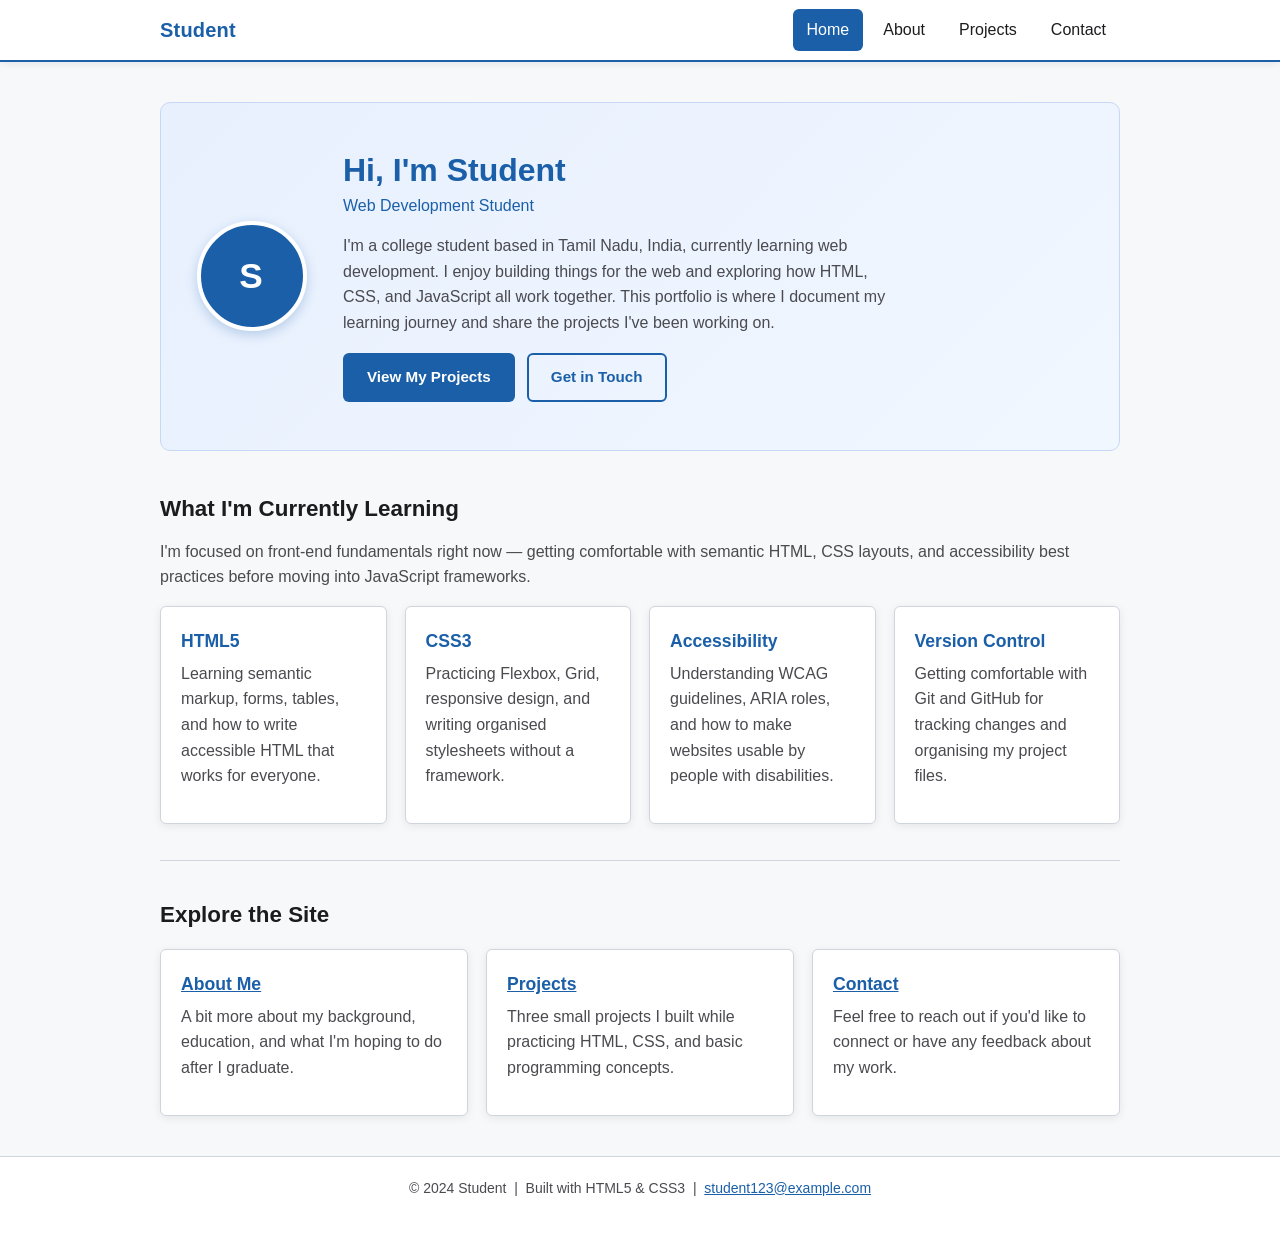
<file: index.html>
<!DOCTYPE html>
<html lang="en">
<head>
  <meta charset="UTF-8" />
  <!-- Viewport meta tag: required for responsive design on mobile devices -->
  <meta name="viewport" content="width=device-width, initial-scale=1.0" />

  <!-- Unique title for this page (important for SEO) -->
  <title>Student | Web Development Portfolio</title>

  <!-- Meta description: shown by search engines in results -->
  <meta name="description" content="Welcome to Student's web development portfolio. A college student learning HTML, CSS, and web technologies. View my projects and get in touch." />

  <!-- Meta keywords: secondary SEO signal -->
  <meta name="keywords" content="web development student, HTML CSS portfolio, beginner web developer, Tamil Nadu" />

  <!-- Helps search engines and social media understand the page author -->
  <meta name="author" content="Student" />

  <!-- External stylesheet (single CSS file for the whole site) -->
  <link rel="stylesheet" href="style.css" />
</head>
<body>

  <!--
    ACCESSIBILITY: Skip-to-content link
    Hidden visually, but the first focusable element on the page.
    Keyboard users can press Tab and then Enter to jump past the
    navigation directly to the main content.
  -->
  <a href="#main-content" class="skip-link">Skip to main content</a>

  <!-- ── HEADER ─────────────────────────────────────────────── -->
  <header>
    <div class="header-inner">
      <!-- Logo / site name: links back to home -->
      <a href="index.html" class="site-title" aria-label="Student – Home">Student</a>

      <!--
        SEMANTIC: <nav> with aria-label tells screen readers
        this is the main site navigation (not just any list).
      -->
      <nav aria-label="Main navigation">
        <ul role="list">
          <li><a href="index.html" class="active" aria-current="page">Home</a></li>
          <li><a href="about.html">About</a></li>
          <li><a href="projects.html">Projects</a></li>
          <li><a href="contact.html">Contact</a></li>
        </ul>
      </nav>
    </div>
  </header>

  <!-- ── MAIN CONTENT ───────────────────────────────────────── -->
  <!--
    SEMANTIC: <main> wraps the primary content of the page.
    The id="main-content" is the target for the skip-to-content link.
  -->
  <main id="main-content">

    <!-- ── Hero / Introduction Section ─────────────────────── -->
    <section aria-labelledby="hero-heading">
      <div class="hero">
        <!--
          aria-hidden="true": This circle with initials is decorative.
          Screen readers don't need to announce it because the text
          below already introduces the person.
        -->
        <div class="avatar" aria-hidden="true">S</div>

        <div class="hero-text">
          <h1 id="hero-heading">Hi, I'm Student</h1>
          <p class="hero-role">Web Development Student</p>
          <p class="hero-intro">
            I'm a college student based in Tamil Nadu, India, currently learning
            web development. I enjoy building things for the web and exploring
            how HTML, CSS, and JavaScript all work together. This portfolio is
            where I document my learning journey and share the projects I've
            been working on.
          </p>
          <div class="btn-group">
            <a href="projects.html" class="btn btn-primary">View My Projects</a>
            <a href="contact.html" class="btn btn-outline">Get in Touch</a>
          </div>
        </div>
      </div>
    </section>

    <!-- ── What I'm Learning Section ────────────────────────── -->
    <section aria-labelledby="skills-heading">
      <h2 id="skills-heading">What I'm Currently Learning</h2>
      <p>
        I'm focused on front-end fundamentals right now — getting comfortable
        with semantic HTML, CSS layouts, and accessibility best practices before
        moving into JavaScript frameworks.
      </p>

      <!--
        SEMANTIC: Using article inside section for each self-contained
        skill card, since each could theoretically stand on its own.
      -->
      <div class="card-grid">
        <article class="card">
          <h3>HTML5</h3>
          <p>Learning semantic markup, forms, tables, and how to write
             accessible HTML that works for everyone.</p>
        </article>

        <article class="card">
          <h3>CSS3</h3>
          <p>Practicing Flexbox, Grid, responsive design, and writing
             organised stylesheets without a framework.</p>
        </article>

        <article class="card">
          <h3>Accessibility</h3>
          <p>Understanding WCAG guidelines, ARIA roles, and how to make
             websites usable by people with disabilities.</p>
        </article>

        <article class="card">
          <h3>Version Control</h3>
          <p>Getting comfortable with Git and GitHub for tracking changes
             and organising my project files.</p>
        </article>
      </div>
    </section>

    <hr class="section-divider" />

    <!-- ── Quick Links Section ──────────────────────────────── -->
    <section aria-labelledby="links-heading">
      <h2 id="links-heading">Explore the Site</h2>
      <div class="card-grid">
        <article class="card">
          <h3><a href="about.html">About Me</a></h3>
          <p>A bit more about my background, education, and what I'm
             hoping to do after I graduate.</p>
        </article>

        <article class="card">
          <h3><a href="projects.html">Projects</a></h3>
          <p>Three small projects I built while practicing HTML, CSS,
             and basic programming concepts.</p>
        </article>

        <article class="card">
          <h3><a href="contact.html">Contact</a></h3>
          <p>Feel free to reach out if you'd like to connect or have
             any feedback about my work.</p>
        </article>
      </div>
    </section>

  </main>

  <!-- ── FOOTER ─────────────────────────────────────────────── -->
  <!--
    SEMANTIC: <footer> provides supplementary information
    such as copyright and contact links.
  -->
  <footer>
    <p>
      &copy; 2024 Student &nbsp;|&nbsp;
      Built with HTML5 &amp; CSS3 &nbsp;|&nbsp;
      <a href="mailto:student123@example.com">student123@example.com</a>
    </p>
  </footer>

</body>
</html>
</file>
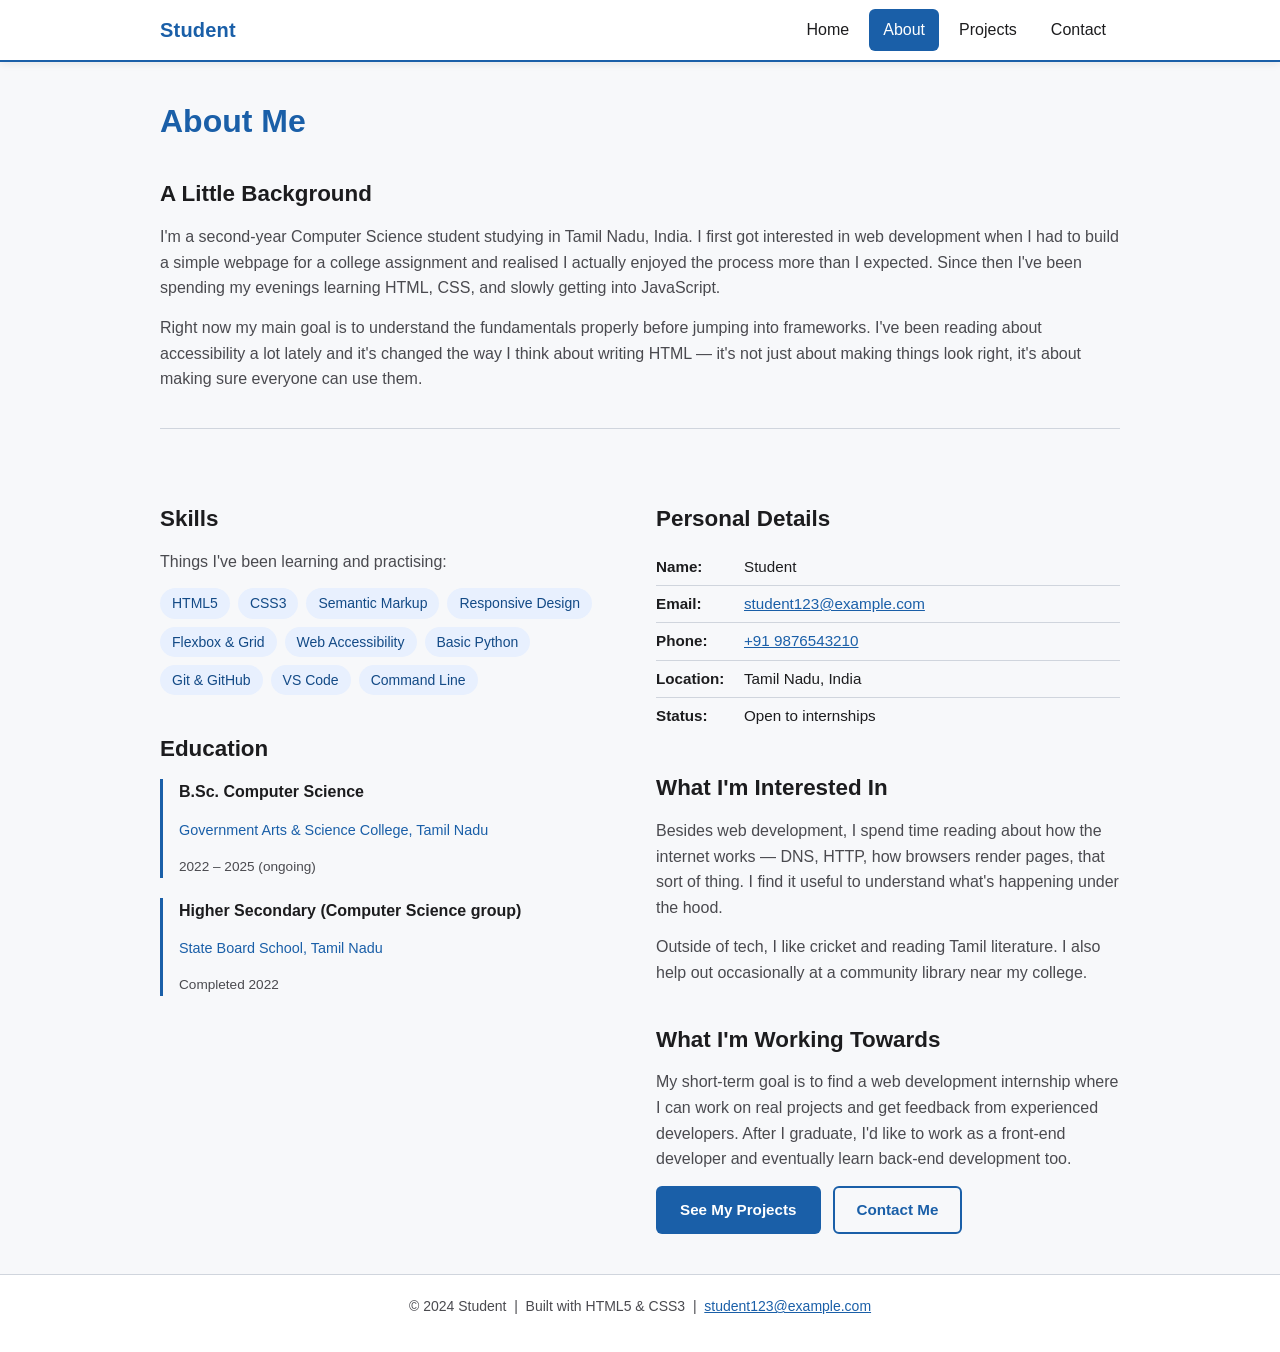
<file: about.html>
<!DOCTYPE html>
<html lang="en">
<head>
  <meta charset="UTF-8" />
  <meta name="viewport" content="width=device-width, initial-scale=1.0" />

  <!-- Unique page title for SEO -->
  <title>About Me | Student Portfolio</title>

  <meta name="description" content="Learn more about Student, a web development student from Tamil Nadu, India. Discover my education, skills, and interests in front-end web development." />
  <meta name="keywords" content="about student developer, web development learner, Tamil Nadu student, front-end beginner" />
  <meta name="author" content="Student" />

  <link rel="stylesheet" href="style.css" />
</head>
<body>

  <!-- ACCESSIBILITY: Skip to main content for keyboard users -->
  <a href="#main-content" class="skip-link">Skip to main content</a>

  <!-- ── HEADER ─────────────────────────────────────────────── -->
  <header>
    <div class="header-inner">
      <a href="index.html" class="site-title" aria-label="Student – Home">Student</a>

      <nav aria-label="Main navigation">
        <ul role="list">
          <li><a href="index.html">Home</a></li>
          <li><a href="about.html" class="active" aria-current="page">About</a></li>
          <li><a href="projects.html">Projects</a></li>
          <li><a href="contact.html">Contact</a></li>
        </ul>
      </nav>
    </div>
  </header>

  <!-- ── MAIN CONTENT ───────────────────────────────────────── -->
  <main id="main-content">

    <!-- Page heading — only one h1 per page -->
    <h1>About Me</h1>

    <!-- ── Introduction ─────────────────────────────────────── -->
    <section aria-labelledby="intro-heading">
      <h2 id="intro-heading">A Little Background</h2>
      <p>
        I'm a second-year Computer Science student studying in Tamil Nadu, India.
        I first got interested in web development when I had to build a simple
        webpage for a college assignment and realised I actually enjoyed the process
        more than I expected. Since then I've been spending my evenings learning
        HTML, CSS, and slowly getting into JavaScript.
      </p>
      <p>
        Right now my main goal is to understand the fundamentals properly before
        jumping into frameworks. I've been reading about accessibility a lot lately
        and it's changed the way I think about writing HTML — it's not just about
        making things look right, it's about making sure everyone can use them.
      </p>
    </section>

    <hr class="section-divider" />

    <!-- ── Two-column layout: Skills + Personal Info ─────────── -->
    <div class="about-grid">

      <!-- Left column: Skills and Education -->
      <div>
        <!-- ── Technical Skills ──────────────────────────────── -->
        <section aria-labelledby="skills-heading">
          <h2 id="skills-heading">Skills</h2>
          <p>Things I've been learning and practising:</p>
          <!--
            ACCESSIBILITY: This is a plain unordered list of skills.
            Using a real <ul> instead of divs makes it easier for
            screen readers to announce it as a list.
          -->
          <ul class="skills-list" aria-label="List of technical skills">
            <li>HTML5</li>
            <li>CSS3</li>
            <li>Semantic Markup</li>
            <li>Responsive Design</li>
            <li>Flexbox &amp; Grid</li>
            <li>Web Accessibility</li>
            <li>Basic Python</li>
            <li>Git &amp; GitHub</li>
            <li>VS Code</li>
            <li>Command Line</li>
          </ul>
        </section>

        <!-- ── Education ─────────────────────────────────────── -->
        <section aria-labelledby="edu-heading">
          <h2 id="edu-heading">Education</h2>

          <div class="edu-item">
            <p class="degree">B.Sc. Computer Science</p>
            <p class="school">Government Arts &amp; Science College, Tamil Nadu</p>
            <p class="year">2022 – 2025 (ongoing)</p>
          </div>

          <div class="edu-item">
            <p class="degree">Higher Secondary (Computer Science group)</p>
            <p class="school">State Board School, Tamil Nadu</p>
            <p class="year">Completed 2022</p>
          </div>
        </section>
      </div>

      <!-- Right column: Personal Info + Interests -->
      <div>
        <!-- ── Personal Details ──────────────────────────────── -->
        <section aria-labelledby="details-heading">
          <h2 id="details-heading">Personal Details</h2>
          <!--
            ACCESSIBILITY: Using <dl> (description list) would also work
            here, but a <ul> with clear label/value pairs is perfectly
            readable and works well visually.
          -->
          <ul class="contact-info-list" aria-label="Personal contact information">
            <li>
              <span class="info-label">Name:</span>
              <span>Student</span>
            </li>
            <li>
              <span class="info-label">Email:</span>
              <!-- Using mailto: so keyboard/screen-reader users can activate it -->
              <a href="mailto:student123@example.com">student123@example.com</a>
            </li>
            <li>
              <span class="info-label">Phone:</span>
              <!-- tel: link works on mobile devices -->
              <a href="tel:+919876543210">+91 9876543210</a>
            </li>
            <li>
              <span class="info-label">Location:</span>
              <span>Tamil Nadu, India</span>
            </li>
            <li>
              <span class="info-label">Status:</span>
              <span>Open to internships</span>
            </li>
          </ul>
        </section>

        <!-- ── Interests ─────────────────────────────────────── -->
        <section aria-labelledby="interests-heading">
          <h2 id="interests-heading">What I'm Interested In</h2>
          <p>
            Besides web development, I spend time reading about how the internet
            works — DNS, HTTP, how browsers render pages, that sort of thing.
            I find it useful to understand what's happening under the hood.
          </p>
          <p>
            Outside of tech, I like cricket and reading Tamil literature. I also
            help out occasionally at a community library near my college.
          </p>
        </section>

        <!-- ── Goals ─────────────────────────────────────────── -->
        <section aria-labelledby="goals-heading">
          <h2 id="goals-heading">What I'm Working Towards</h2>
          <p>
            My short-term goal is to find a web development internship where I can
            work on real projects and get feedback from experienced developers.
            After I graduate, I'd like to work as a front-end developer and
            eventually learn back-end development too.
          </p>
          <div class="btn-group mt-sm">
            <a href="projects.html" class="btn btn-primary">See My Projects</a>
            <a href="contact.html" class="btn btn-outline">Contact Me</a>
          </div>
        </section>
      </div>

    </div><!-- end .about-grid -->

  </main>

  <!-- ── FOOTER ─────────────────────────────────────────────── -->
  <footer>
    <p>
      &copy; 2024 Student &nbsp;|&nbsp;
      Built with HTML5 &amp; CSS3 &nbsp;|&nbsp;
      <a href="mailto:student123@example.com">student123@example.com</a>
    </p>
  </footer>

</body>
</html>
</file>
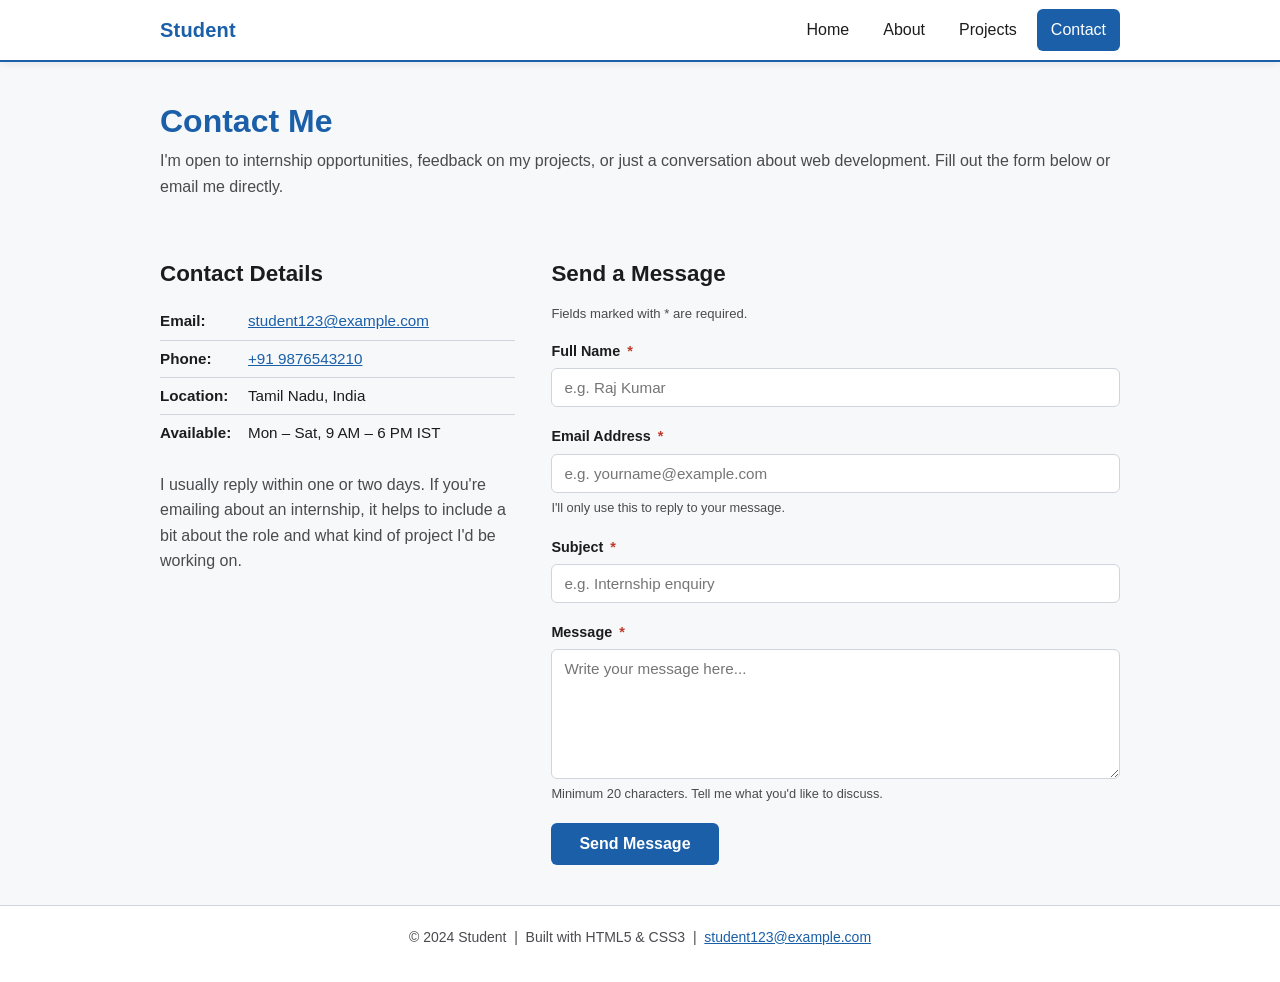
<file: contact.html>
<!DOCTYPE html>
<html lang="en">
<head>
  <meta charset="UTF-8" />
  <meta name="viewport" content="width=device-width, initial-scale=1.0" />

  <!-- Unique page title -->
  <title>Contact | Student Portfolio</title>

  <meta name="description" content="Get in touch with Student, a web development student from Tamil Nadu, India. Send a message using the accessible contact form or reach out by email." />
  <meta name="keywords" content="contact student developer, web development student contact, Tamil Nadu web developer, hire student intern" />
  <meta name="author" content="Student" />

  <link rel="stylesheet" href="style.css" />
</head>
<body>

  <!-- ACCESSIBILITY: Skip to main content -->
  <a href="#main-content" class="skip-link">Skip to main content</a>

  <!-- ── HEADER ─────────────────────────────────────────────── -->
  <header>
    <div class="header-inner">
      <a href="index.html" class="site-title" aria-label="Student – Home">Student</a>

      <nav aria-label="Main navigation">
        <ul role="list">
          <li><a href="index.html">Home</a></li>
          <li><a href="about.html">About</a></li>
          <li><a href="projects.html">Projects</a></li>
          <li><a href="contact.html" class="active" aria-current="page">Contact</a></li>
        </ul>
      </nav>
    </div>
  </header>

  <!-- ── MAIN CONTENT ───────────────────────────────────────── -->
  <main id="main-content">

    <h1>Contact Me</h1>
    <p class="text-muted">
      I'm open to internship opportunities, feedback on my projects, or just a
      conversation about web development. Fill out the form below or email me
      directly.
    </p>

    <div class="contact-layout">

      <!-- ── Left Column: Contact Details ───────────────────── -->
      <section aria-labelledby="info-heading">
        <h2 id="info-heading">Contact Details</h2>

        <ul class="contact-info-list" aria-label="Contact information">
          <li>
            <span class="info-label">Email:</span>
            <a href="mailto:student123@example.com">student123@example.com</a>
          </li>
          <li>
            <span class="info-label">Phone:</span>
            <a href="tel:+919876543210">+91 9876543210</a>
          </li>
          <li>
            <span class="info-label">Location:</span>
            <span>Tamil Nadu, India</span>
          </li>
          <li>
            <span class="info-label">Available:</span>
            <span>Mon – Sat, 9 AM – 6 PM IST</span>
          </li>
        </ul>

        <p class="mt-md">
          I usually reply within one or two days. If you're emailing about an
          internship, it helps to include a bit about the role and what kind of
          project I'd be working on.
        </p>
      </section>

      <!-- ── Right Column: Contact Form ─────────────────────── -->
      <section aria-labelledby="form-heading">
        <h2 id="form-heading">Send a Message</h2>

        <!--
          ACCESSIBILITY: Contact Form Best Practices
          ───────────────────────────────────────────
          1. Every input has a <label> linked via the "for" attribute
             matching the input's "id". This means clicking the label
             also focuses the input, which helps people with motor
             difficulties.

          2. Required fields use both aria-required="true" (for screen
             readers) and the HTML "required" attribute (for browser
             validation). The asterisk (*) is explained in the note
             below the heading.

          3. Placeholder text provides example input but does NOT replace
             labels. Placeholders disappear when typing starts, which is
             why labels are always kept visible.

          4. The form has a novalidate attribute removed — we rely on
             browser built-in validation for simplicity, combined with
             ARIA for screen reader feedback.
        -->

        <!-- Note explaining what the asterisk means -->
        <p class="form-note" id="required-note">
          Fields marked with <span aria-hidden="true">*</span>
          <span class="visually-hidden">an asterisk</span> are required.
        </p>

        <!--
          aria-describedby="required-note" connects the form to the
          note above so screen readers announce it when the form gets focus.
        -->
        <form
          action="#"
          method="post"
          aria-describedby="required-note"
          novalidate
        >

          <!-- ── Name Field ──────────────────────────────────── -->
          <div class="form-group">
            <!--
              "for" attribute must exactly match the input's "id".
              This creates the accessible label association.
            -->
            <label for="name">
              Full Name <span class="required-mark" aria-hidden="true">*</span>
            </label>
            <input
              type="text"
              id="name"
              name="name"
              placeholder="e.g. Raj Kumar"
              required
              aria-required="true"
              autocomplete="name"
            />
          </div>

          <!-- ── Email Field ─────────────────────────────────── -->
          <div class="form-group">
            <label for="email">
              Email Address <span class="required-mark" aria-hidden="true">*</span>
            </label>
            <input
              type="email"
              id="email"
              name="email"
              placeholder="e.g. yourname@example.com"
              required
              aria-required="true"
              autocomplete="email"
              aria-describedby="email-hint"
            />
            <!--
              aria-describedby on the input links to this hint text,
              so screen readers read the hint after the label.
            -->
            <span class="field-hint" id="email-hint">
              I'll only use this to reply to your message.
            </span>
          </div>

          <!-- ── Subject Field ───────────────────────────────── -->
          <div class="form-group">
            <label for="subject">
              Subject <span class="required-mark" aria-hidden="true">*</span>
            </label>
            <input
              type="text"
              id="subject"
              name="subject"
              placeholder="e.g. Internship enquiry"
              required
              aria-required="true"
            />
          </div>

          <!-- ── Message Field ───────────────────────────────── -->
          <div class="form-group">
            <label for="message">
              Message <span class="required-mark" aria-hidden="true">*</span>
            </label>
            <textarea
              id="message"
              name="message"
              placeholder="Write your message here..."
              required
              aria-required="true"
              aria-describedby="message-hint"
            ></textarea>
            <span class="field-hint" id="message-hint">
              Minimum 20 characters. Tell me what you'd like to discuss.
            </span>
          </div>

          <!--
            ACCESSIBILITY: The submit button uses type="submit" so it
            works correctly when the user presses Enter inside the form.
            The text "Send Message" is descriptive — not just "Submit".
          -->
          <button type="submit" class="submit-btn">Send Message</button>

        </form>
      </section>

    </div><!-- end .contact-layout -->

  </main>

  <!-- ── FOOTER ─────────────────────────────────────────────── -->
  <footer>
    <p>
      &copy; 2024 Student &nbsp;|&nbsp;
      Built with HTML5 &amp; CSS3 &nbsp;|&nbsp;
      <a href="mailto:student123@example.com">student123@example.com</a>
    </p>
  </footer>

</body>
</html>
</file>
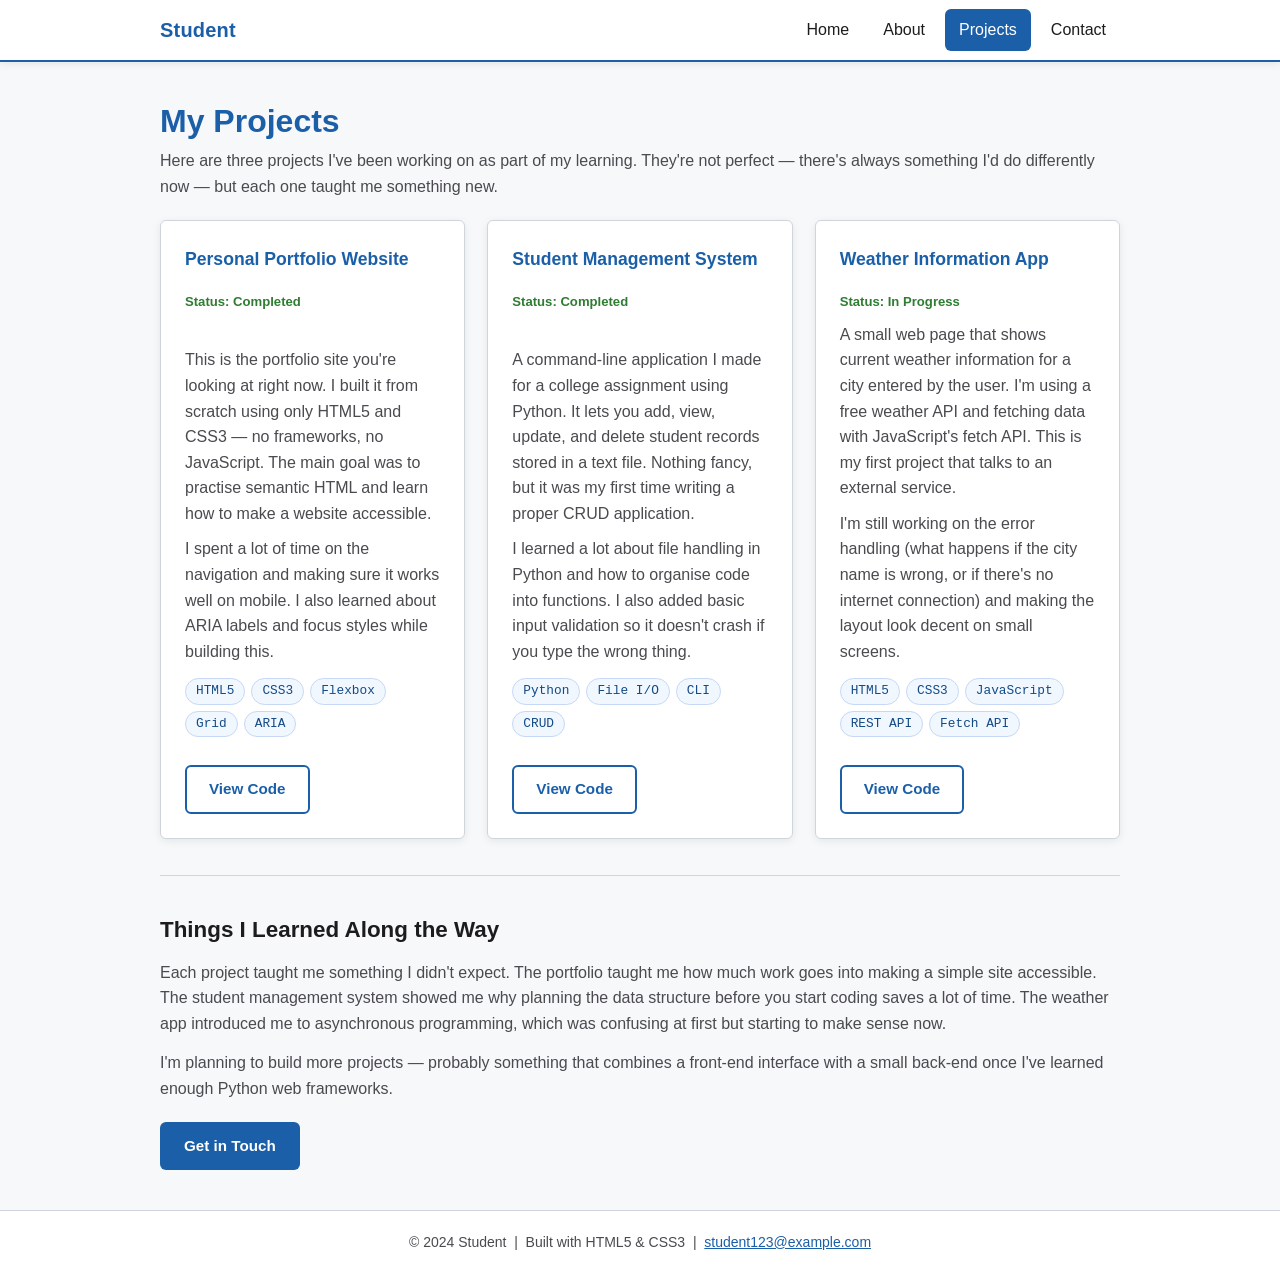
<file: projects.html>
<!DOCTYPE html>
<html lang="en">
<head>
  <meta charset="UTF-8" />
  <meta name="viewport" content="width=device-width, initial-scale=1.0" />

  <!-- Unique page title -->
  <title>Projects | Student Portfolio</title>

  <meta name="description" content="Browse Student's web development projects including a personal portfolio, student management system, and weather information app built with HTML, CSS, and Python." />
  <meta name="keywords" content="student projects, HTML CSS projects, beginner web projects, portfolio website, student management system, weather app" />
  <meta name="author" content="Student" />

  <link rel="stylesheet" href="style.css" />
</head>
<body>

  <!-- ACCESSIBILITY: Skip to main content -->
  <a href="#main-content" class="skip-link">Skip to main content</a>

  <!-- ── HEADER ─────────────────────────────────────────────── -->
  <header>
    <div class="header-inner">
      <a href="index.html" class="site-title" aria-label="Student – Home">Student</a>

      <nav aria-label="Main navigation">
        <ul role="list">
          <li><a href="index.html">Home</a></li>
          <li><a href="about.html">About</a></li>
          <li><a href="projects.html" class="active" aria-current="page">Projects</a></li>
          <li><a href="contact.html">Contact</a></li>
        </ul>
      </nav>
    </div>
  </header>

  <!-- ── MAIN CONTENT ───────────────────────────────────────── -->
  <main id="main-content">

    <h1>My Projects</h1>
    <p class="text-muted">
      Here are three projects I've been working on as part of my learning.
      They're not perfect — there's always something I'd do differently now —
      but each one taught me something new.
    </p>

    <!-- ── Projects Section ─────────────────────────────────── -->
    <!--
      SEMANTIC: <section> groups the projects conceptually.
      Each individual project uses <article> because each one is a
      self-contained piece of content that makes sense on its own.
    -->
    <section aria-labelledby="projects-heading">
      <h2 id="projects-heading" class="visually-hidden">Project list</h2>

      <div class="projects-grid">

        <!-- ── Project 1: Personal Portfolio Website ────────── -->
        <article class="project-card" aria-labelledby="proj1-heading">
          <h3 id="proj1-heading">Personal Portfolio Website</h3>

          <p class="project-status">Status: Completed</p>

          <p>
            This is the portfolio site you're looking at right now. I built it
            from scratch using only HTML5 and CSS3 — no frameworks, no
            JavaScript. The main goal was to practise semantic HTML and learn
            how to make a website accessible.
          </p>

          <p>
            I spent a lot of time on the navigation and making sure it works
            well on mobile. I also learned about ARIA labels and focus styles
            while building this.
          </p>

          <!--
            ACCESSIBILITY: Tag lists are wrapped in <ul> for proper
            list semantics. aria-label tells screen readers what
            the list represents.
          -->
          <ul class="tag-list" aria-label="Technologies used">
            <li>HTML5</li>
            <li>CSS3</li>
            <li>Flexbox</li>
            <li>Grid</li>
            <li>ARIA</li>
          </ul>

          <div class="btn-group">
            <!--
              aria-label gives screen readers context about which
              project's code is being linked, since "View Code" alone
              is ambiguous when there are multiple links on the page.
            -->
            <a
              href="#"
              class="btn btn-outline"
              aria-label="View source code for Personal Portfolio Website on GitHub"
            >View Code</a>
          </div>
        </article>

        <!-- ── Project 2: Student Management System ─────────── -->
        <article class="project-card" aria-labelledby="proj2-heading">
          <h3 id="proj2-heading">Student Management System</h3>

          <p class="project-status">Status: Completed</p>

          <p>
            A command-line application I made for a college assignment using
            Python. It lets you add, view, update, and delete student records
            stored in a text file. Nothing fancy, but it was my first time
            writing a proper CRUD application.
          </p>

          <p>
            I learned a lot about file handling in Python and how to organise
            code into functions. I also added basic input validation so it
            doesn't crash if you type the wrong thing.
          </p>

          <ul class="tag-list" aria-label="Technologies used">
            <li>Python</li>
            <li>File I/O</li>
            <li>CLI</li>
            <li>CRUD</li>
          </ul>

          <div class="btn-group">
            <a
              href="#"
              class="btn btn-outline"
              aria-label="View source code for Student Management System on GitHub"
            >View Code</a>
          </div>
        </article>

        <!-- ── Project 3: Weather Information App ────────────── -->
        <article class="project-card" aria-labelledby="proj3-heading">
          <h3 id="proj3-heading">Weather Information App</h3>

          <p class="project-status">Status: In Progress</p>

          <p>
            A small web page that shows current weather information for a city
            entered by the user. I'm using a free weather API and fetching data
            with JavaScript's fetch API. This is my first project that talks to
            an external service.
          </p>

          <p>
            I'm still working on the error handling (what happens if the city
            name is wrong, or if there's no internet connection) and making the
            layout look decent on small screens.
          </p>

          <ul class="tag-list" aria-label="Technologies used">
            <li>HTML5</li>
            <li>CSS3</li>
            <li>JavaScript</li>
            <li>REST API</li>
            <li>Fetch API</li>
          </ul>

          <div class="btn-group">
            <a
              href="#"
              class="btn btn-outline"
              aria-label="View source code for Weather Information App on GitHub"
            >View Code</a>
          </div>
        </article>

      </div><!-- end .projects-grid -->
    </section>

    <hr class="section-divider" />

    <!-- ── What I Learned Section ────────────────────────────── -->
    <section aria-labelledby="learned-heading">
      <h2 id="learned-heading">Things I Learned Along the Way</h2>
      <p>
        Each project taught me something I didn't expect. The portfolio taught
        me how much work goes into making a simple site accessible. The student
        management system showed me why planning the data structure before you
        start coding saves a lot of time. The weather app introduced me to
        asynchronous programming, which was confusing at first but starting to
        make sense now.
      </p>
      <p>
        I'm planning to build more projects — probably something that combines
        a front-end interface with a small back-end once I've learned enough
        Python web frameworks.
      </p>
      <div class="btn-group mt-md">
        <a href="contact.html" class="btn btn-primary">Get in Touch</a>
      </div>
    </section>

  </main>

  <!-- ── FOOTER ─────────────────────────────────────────────── -->
  <footer>
    <p>
      &copy; 2024 Student &nbsp;|&nbsp;
      Built with HTML5 &amp; CSS3 &nbsp;|&nbsp;
      <a href="mailto:student123@example.com">student123@example.com</a>
    </p>
  </footer>

</body>
</html>
</file>
<file: style.css>
/* ============================================================
   style.css — Portfolio Website Stylesheet
   Author: Student (Web Development Student)
   Description: Clean, accessible, responsive styles for a
   student portfolio site. No frameworks used.
   ============================================================ */

/* ── CSS Custom Properties (variables) ─────────────────────── */
:root {
  --color-bg:        #f7f8fa;
  --color-surface:   #ffffff;
  --color-primary:   #1a5fa8;   /* accessible blue — passes AA on white */
  --color-primary-dark: #134a86;
  --color-accent:    #2e7d32;   /* green for highlights */
  --color-text:      #1c1c1e;
  --color-text-muted:#4a4a4f;
  --color-border:    #d0d5dd;
  --color-focus:     #f0a500;   /* visible golden focus ring */

  --font-body:    'Segoe UI', Tahoma, Geneva, Verdana, sans-serif;
  --font-mono:    'Courier New', Courier, monospace;

  --radius:  6px;
  --shadow:  0 2px 8px rgba(0,0,0,0.08);
  --max-w:   1000px;
  --nav-h:   60px;
}

/* ── Reset / Base ───────────────────────────────────────────── */
*, *::before, *::after {
  box-sizing: border-box;
  margin: 0;
  padding: 0;
}

html {
  font-size: 16px;
  scroll-behavior: smooth;
}

body {
  font-family: var(--font-body);
  background-color: var(--color-bg);
  color: var(--color-text);
  line-height: 1.6;
  min-height: 100vh;
  display: flex;
  flex-direction: column;
}

img {
  max-width: 100%;
  display: block;
}

a {
  color: var(--color-primary);
  text-decoration: underline;
}

a:hover {
  color: var(--color-primary-dark);
}

/* ── Accessibility: Skip-to-Content Link ───────────────────── */
/*
  This link is visually hidden until focused via keyboard.
  It lets keyboard/screen-reader users jump past repetitive nav.
*/
.skip-link {
  position: absolute;
  top: -100px;          /* hidden off-screen by default */
  left: 16px;
  background: var(--color-primary);
  color: #fff;
  padding: 10px 18px;
  border-radius: var(--radius);
  font-weight: 600;
  text-decoration: none;
  z-index: 9999;
  transition: top 0.2s;
}

.skip-link:focus {
  top: 10px;            /* slides into view on focus */
}

/* ── Visible Focus Indicator ───────────────────────────────── */
/*
  WCAG 2.1 requires a visible focus indicator for all focusable
  elements. We use a bold golden outline so it's clearly visible
  against both light and dark backgrounds.
*/
:focus-visible {
  outline: 3px solid var(--color-focus);
  outline-offset: 3px;
  border-radius: 2px;
}

/* Remove default outline only when :focus-visible is applied */
:focus:not(:focus-visible) {
  outline: none;
}

/* ── Header & Navigation ────────────────────────────────────── */
header {
  background-color: var(--color-surface);
  border-bottom: 2px solid var(--color-primary);
  position: sticky;
  top: 0;
  z-index: 100;
  box-shadow: var(--shadow);
}

.header-inner {
  max-width: var(--max-w);
  margin: 0 auto;
  padding: 0 20px;
  height: var(--nav-h);
  display: flex;
  align-items: center;
  justify-content: space-between;
}

/* Site logo / name */
.site-title {
  font-size: 1.25rem;
  font-weight: 700;
  color: var(--color-primary);
  text-decoration: none;
  letter-spacing: 0.01em;
}

.site-title:hover {
  color: var(--color-primary-dark);
}

/* Primary navigation list */
nav ul {
  list-style: none;
  display: flex;
  gap: 6px;
}

nav ul li a {
  display: block;
  padding: 8px 14px;
  border-radius: var(--radius);
  text-decoration: none;
  font-weight: 500;
  color: var(--color-text);
  transition: background 0.15s, color 0.15s;
}

nav ul li a:hover {
  background: var(--color-bg);
  color: var(--color-primary);
}

/* Active page link — add class="active" on the current page's <a> */
nav ul li a.active {
  background: var(--color-primary);
  color: #fff;
}

/* ── Main Content Area ──────────────────────────────────────── */
main {
  flex: 1;                   /* pushes footer to bottom */
  max-width: var(--max-w);
  width: 100%;
  margin: 0 auto;
  padding: 40px 20px;
}

/* ── Page Headings ──────────────────────────────────────────── */
/*
  Heading hierarchy: h1 is unique per page, h2 for sections,
  h3 for sub-items. This helps screen readers navigate content.
*/
h1 {
  font-size: 2rem;
  font-weight: 700;
  color: var(--color-primary);
  margin-bottom: 8px;
  line-height: 1.2;
}

h2 {
  font-size: 1.4rem;
  font-weight: 600;
  color: var(--color-text);
  margin-bottom: 12px;
  margin-top: 36px;
}

h3 {
  font-size: 1.1rem;
  font-weight: 600;
  color: var(--color-text);
  margin-bottom: 8px;
}

p {
  margin-bottom: 14px;
  color: var(--color-text-muted);
}

/* ── Hero Section (index.html) ──────────────────────────────── */
.hero {
  background: linear-gradient(135deg, #e8f0fe 0%, #f0f7ff 100%);
  border: 1px solid #c6d8f5;
  border-radius: 10px;
  padding: 48px 36px;
  margin-bottom: 40px;
  display: flex;
  align-items: center;
  gap: 36px;
}

/* Avatar placeholder — a circle with initials */
.avatar {
  width: 110px;
  height: 110px;
  min-width: 110px;
  border-radius: 50%;
  background: var(--color-primary);
  color: #fff;
  display: flex;
  align-items: center;
  justify-content: center;
  font-size: 2.2rem;
  font-weight: 700;
  letter-spacing: 2px;
  border: 4px solid #fff;
  box-shadow: 0 4px 12px rgba(26,95,168,0.25);
  /* aria-hidden is set in HTML so screen readers skip this decorative element */
}

.hero-text h1 {
  margin-bottom: 4px;
}

.hero-role {
  font-size: 1rem;
  color: var(--color-primary);
  font-weight: 500;
  margin-bottom: 14px;
}

.hero-intro {
  font-size: 1rem;
  max-width: 560px;
}

/* ── Button Styles ──────────────────────────────────────────── */
.btn {
  display: inline-block;
  padding: 10px 22px;
  border-radius: var(--radius);
  font-size: 0.95rem;
  font-weight: 600;
  text-decoration: none;
  cursor: pointer;
  border: 2px solid transparent;
  transition: background 0.15s, color 0.15s, border-color 0.15s;
}

.btn-primary {
  background: var(--color-primary);
  color: #fff;
}

.btn-primary:hover {
  background: var(--color-primary-dark);
  color: #fff;
}

.btn-outline {
  background: transparent;
  color: var(--color-primary);
  border-color: var(--color-primary);
}

.btn-outline:hover {
  background: var(--color-primary);
  color: #fff;
}

.btn-group {
  display: flex;
  gap: 12px;
  flex-wrap: wrap;
  margin-top: 18px;
}

/* ── Info Cards (skills / highlights) ──────────────────────── */
.card-grid {
  display: grid;
  grid-template-columns: repeat(auto-fit, minmax(200px, 1fr));
  gap: 18px;
  margin-top: 16px;
}

.card {
  background: var(--color-surface);
  border: 1px solid var(--color-border);
  border-radius: var(--radius);
  padding: 20px;
  box-shadow: var(--shadow);
}

.card h3 {
  color: var(--color-primary);
  margin-bottom: 6px;
}

/* ── About Page ─────────────────────────────────────────────── */
.about-grid {
  display: grid;
  grid-template-columns: 1fr 1fr;
  gap: 32px;
  margin-top: 20px;
}

/* Skills list */
.skills-list {
  list-style: none;
  display: flex;
  flex-wrap: wrap;
  gap: 8px;
  margin-top: 8px;
}

.skills-list li {
  background: #e8f0fe;
  color: var(--color-primary-dark);
  padding: 4px 12px;
  border-radius: 20px;
  font-size: 0.875rem;
  font-weight: 500;
}

/* Education / timeline */
.edu-item {
  border-left: 3px solid var(--color-primary);
  padding-left: 16px;
  margin-bottom: 20px;
}

.edu-item .degree {
  font-weight: 600;
  color: var(--color-text);
}

.edu-item .school {
  color: var(--color-primary);
  font-size: 0.9rem;
}

.edu-item .year {
  color: var(--color-text-muted);
  font-size: 0.85rem;
}

/* Contact info block */
.contact-info-list {
  list-style: none;
  margin-top: 8px;
}

.contact-info-list li {
  padding: 6px 0;
  border-bottom: 1px solid var(--color-border);
  font-size: 0.95rem;
  display: flex;
  gap: 8px;
}

.contact-info-list li:last-child {
  border-bottom: none;
}

.info-label {
  font-weight: 600;
  min-width: 80px;
  color: var(--color-text);
}

/* ── Projects Page ──────────────────────────────────────────── */
.projects-grid {
  display: grid;
  grid-template-columns: repeat(auto-fit, minmax(280px, 1fr));
  gap: 22px;
  margin-top: 20px;
}

/* Each project is an <article> for semantic correctness */
.project-card {
  background: var(--color-surface);
  border: 1px solid var(--color-border);
  border-radius: var(--radius);
  padding: 24px;
  box-shadow: var(--shadow);
  display: flex;
  flex-direction: column;
  gap: 10px;
}

.project-card h3 {
  color: var(--color-primary);
}

.project-card p {
  flex: 1;
  margin-bottom: 0;
}

/* Tag badges for tech stack */
.tag-list {
  display: flex;
  flex-wrap: wrap;
  gap: 6px;
  list-style: none;
  margin-top: 4px;
}

.tag-list li {
  background: #f0f7ff;
  color: var(--color-primary-dark);
  border: 1px solid #c6d8f5;
  padding: 2px 10px;
  border-radius: 20px;
  font-size: 0.8rem;
  font-family: var(--font-mono);
}

.project-status {
  font-size: 0.82rem;
  font-weight: 600;
  color: var(--color-accent);
}

/* ── Contact Page ───────────────────────────────────────────── */
.contact-layout {
  display: grid;
  grid-template-columns: 1fr 1.6fr;
  gap: 36px;
  align-items: start;
  margin-top: 20px;
}

/* Accessible Form Styles */
/*
  Each input is paired with a <label> using the "for" attribute.
  Required fields are marked with aria-required="true" and a
  visual asterisk explained in the form legend.
*/
.form-group {
  display: flex;
  flex-direction: column;
  gap: 5px;
  margin-bottom: 18px;
}

.form-group label {
  font-weight: 600;
  font-size: 0.9rem;
  color: var(--color-text);
}

/* Visual marker for required fields */
.required-mark {
  color: #c0392b;
  margin-left: 3px;
  aria-hidden: true;
}

.form-group input,
.form-group textarea,
.form-group select {
  padding: 10px 12px;
  border: 1.5px solid var(--color-border);
  border-radius: var(--radius);
  font-size: 0.95rem;
  font-family: var(--font-body);
  background: var(--color-surface);
  color: var(--color-text);
  width: 100%;
  transition: border-color 0.15s;
}

.form-group input:focus,
.form-group textarea:focus,
.form-group select:focus {
  border-color: var(--color-primary);
  outline: 3px solid var(--color-focus);
  outline-offset: 2px;
}

/* Show red border for invalid inputs (browser default validation) */
.form-group input:invalid:not(:placeholder-shown),
.form-group textarea:invalid:not(:placeholder-shown) {
  border-color: #c0392b;
}

.form-group textarea {
  resize: vertical;
  min-height: 130px;
}

/* Helper / hint text below inputs */
.field-hint {
  font-size: 0.8rem;
  color: var(--color-text-muted);
}

.form-note {
  font-size: 0.82rem;
  color: var(--color-text-muted);
  margin-bottom: 16px;
}

.submit-btn {
  padding: 12px 28px;
  background: var(--color-primary);
  color: #fff;
  border: none;
  border-radius: var(--radius);
  font-size: 1rem;
  font-weight: 600;
  cursor: pointer;
  font-family: var(--font-body);
  transition: background 0.15s;
}

.submit-btn:hover {
  background: var(--color-primary-dark);
}

/* ── Section Divider ────────────────────────────────────────── */
.section-divider {
  border: none;
  border-top: 1px solid var(--color-border);
  margin: 36px 0;
}

/* ── Footer ─────────────────────────────────────────────────── */
footer {
  background: var(--color-surface);
  border-top: 1px solid var(--color-border);
  padding: 20px;
  text-align: center;
  font-size: 0.875rem;
  color: var(--color-text-muted);
}

footer a {
  color: var(--color-primary);
}

/* ── Utility Classes ────────────────────────────────────────── */
.text-muted  { color: var(--color-text-muted); }
.mt-sm       { margin-top: 8px; }
.mt-md       { margin-top: 20px; }
.visually-hidden {
  /* Hide content visually but keep it available for screen readers */
  position: absolute;
  width: 1px;
  height: 1px;
  padding: 0;
  margin: -1px;
  overflow: hidden;
  clip: rect(0,0,0,0);
  white-space: nowrap;
  border: 0;
}

/* ── Responsive: Tablet (≤ 768px) ──────────────────────────── */
@media (max-width: 768px) {
  h1 { font-size: 1.6rem; }

  .hero {
    flex-direction: column;
    align-items: flex-start;
    padding: 28px 20px;
    gap: 20px;
  }

  .about-grid {
    grid-template-columns: 1fr;
  }

  .contact-layout {
    grid-template-columns: 1fr;
  }

  .projects-grid {
    grid-template-columns: 1fr;
  }
}

/* ── Responsive: Mobile Navigation (≤ 600px) ───────────────── */
@media (max-width: 600px) {
  .header-inner {
    flex-direction: column;
    height: auto;
    padding: 12px 16px;
    gap: 10px;
  }

  nav ul {
    flex-wrap: wrap;
    justify-content: center;
    gap: 4px;
  }

  nav ul li a {
    padding: 7px 12px;
    font-size: 0.9rem;
  }

  main {
    padding: 24px 16px;
  }

  .btn-group {
    flex-direction: column;
  }

  .btn {
    text-align: center;
  }
}

/* ── Reduced Motion Preference ──────────────────────────────── */
/*
  Respects users who have enabled "reduce motion" in their OS settings.
  Disables smooth scroll and transitions for them.
*/
@media (prefers-reduced-motion: reduce) {
  html { scroll-behavior: auto; }
  *, *::before, *::after {
    transition-duration: 0.01ms !important;
    animation-duration: 0.01ms !important;
  }
}
</file>
